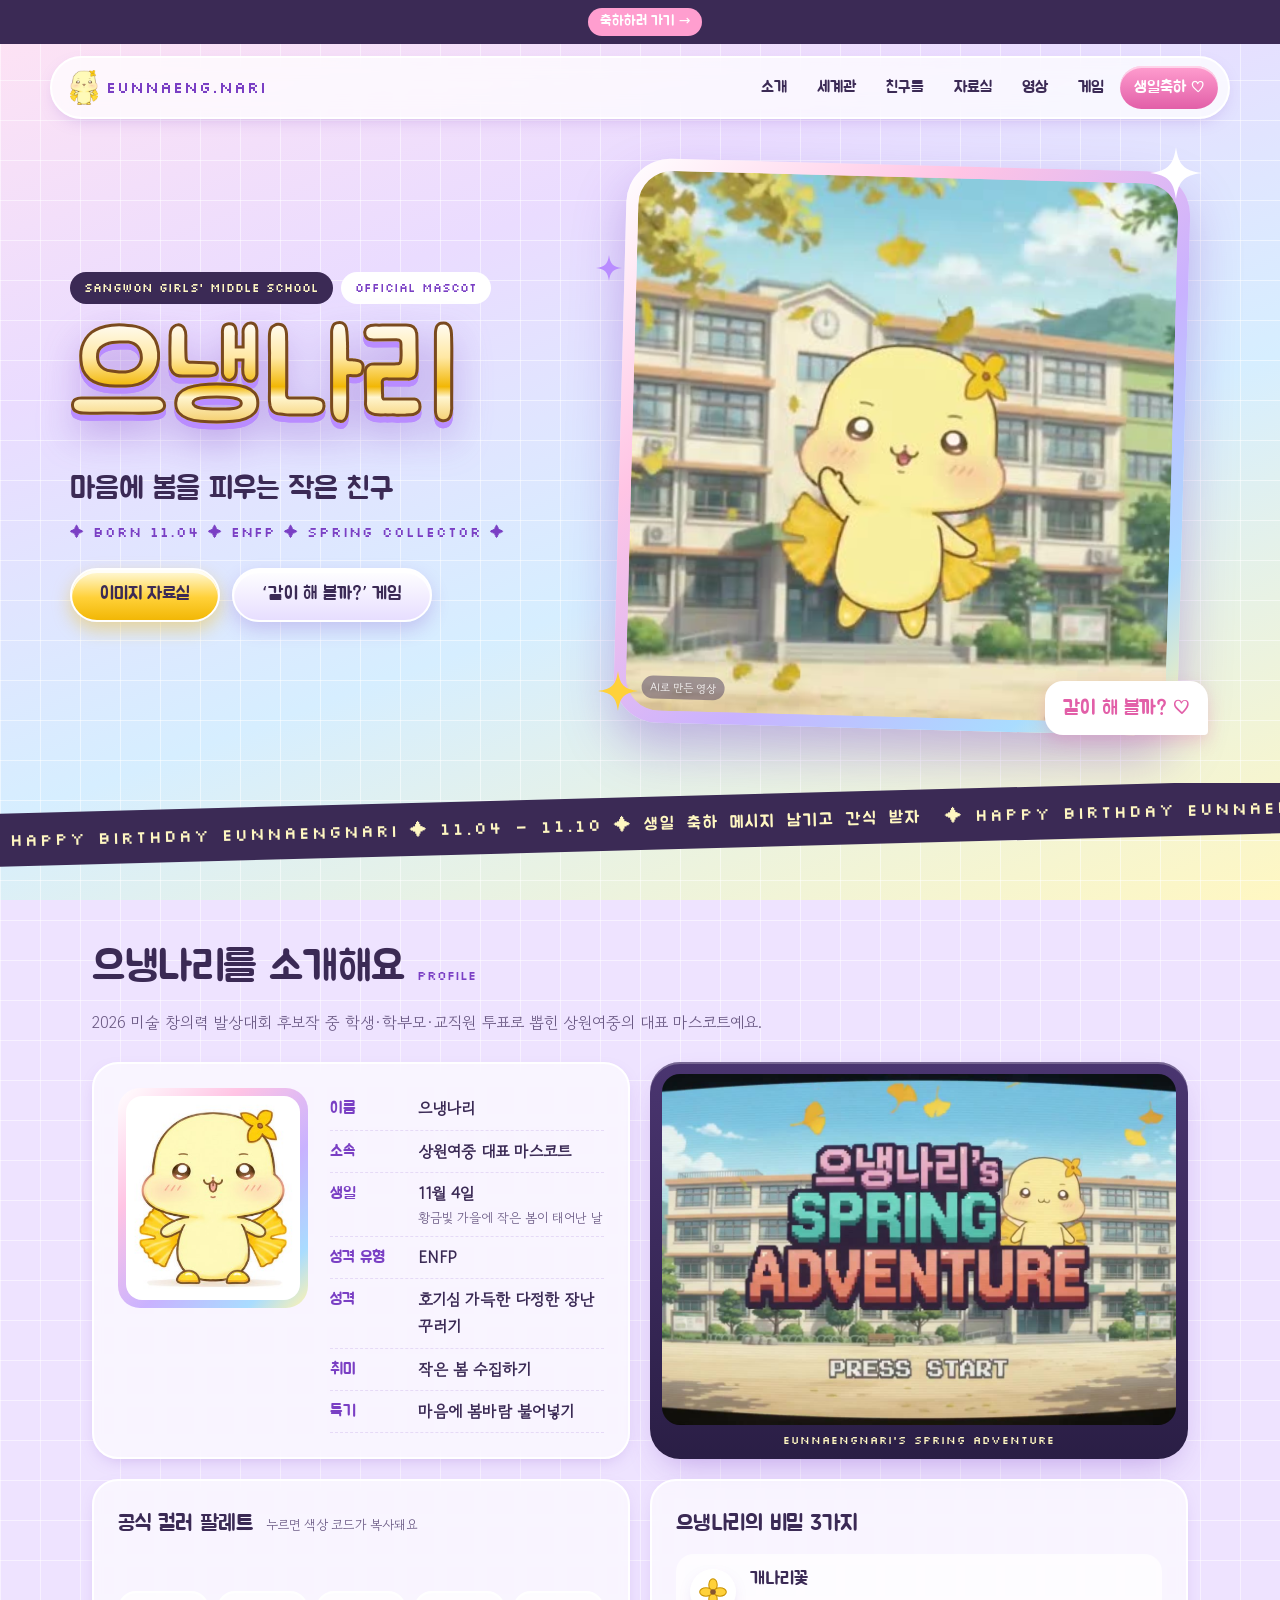
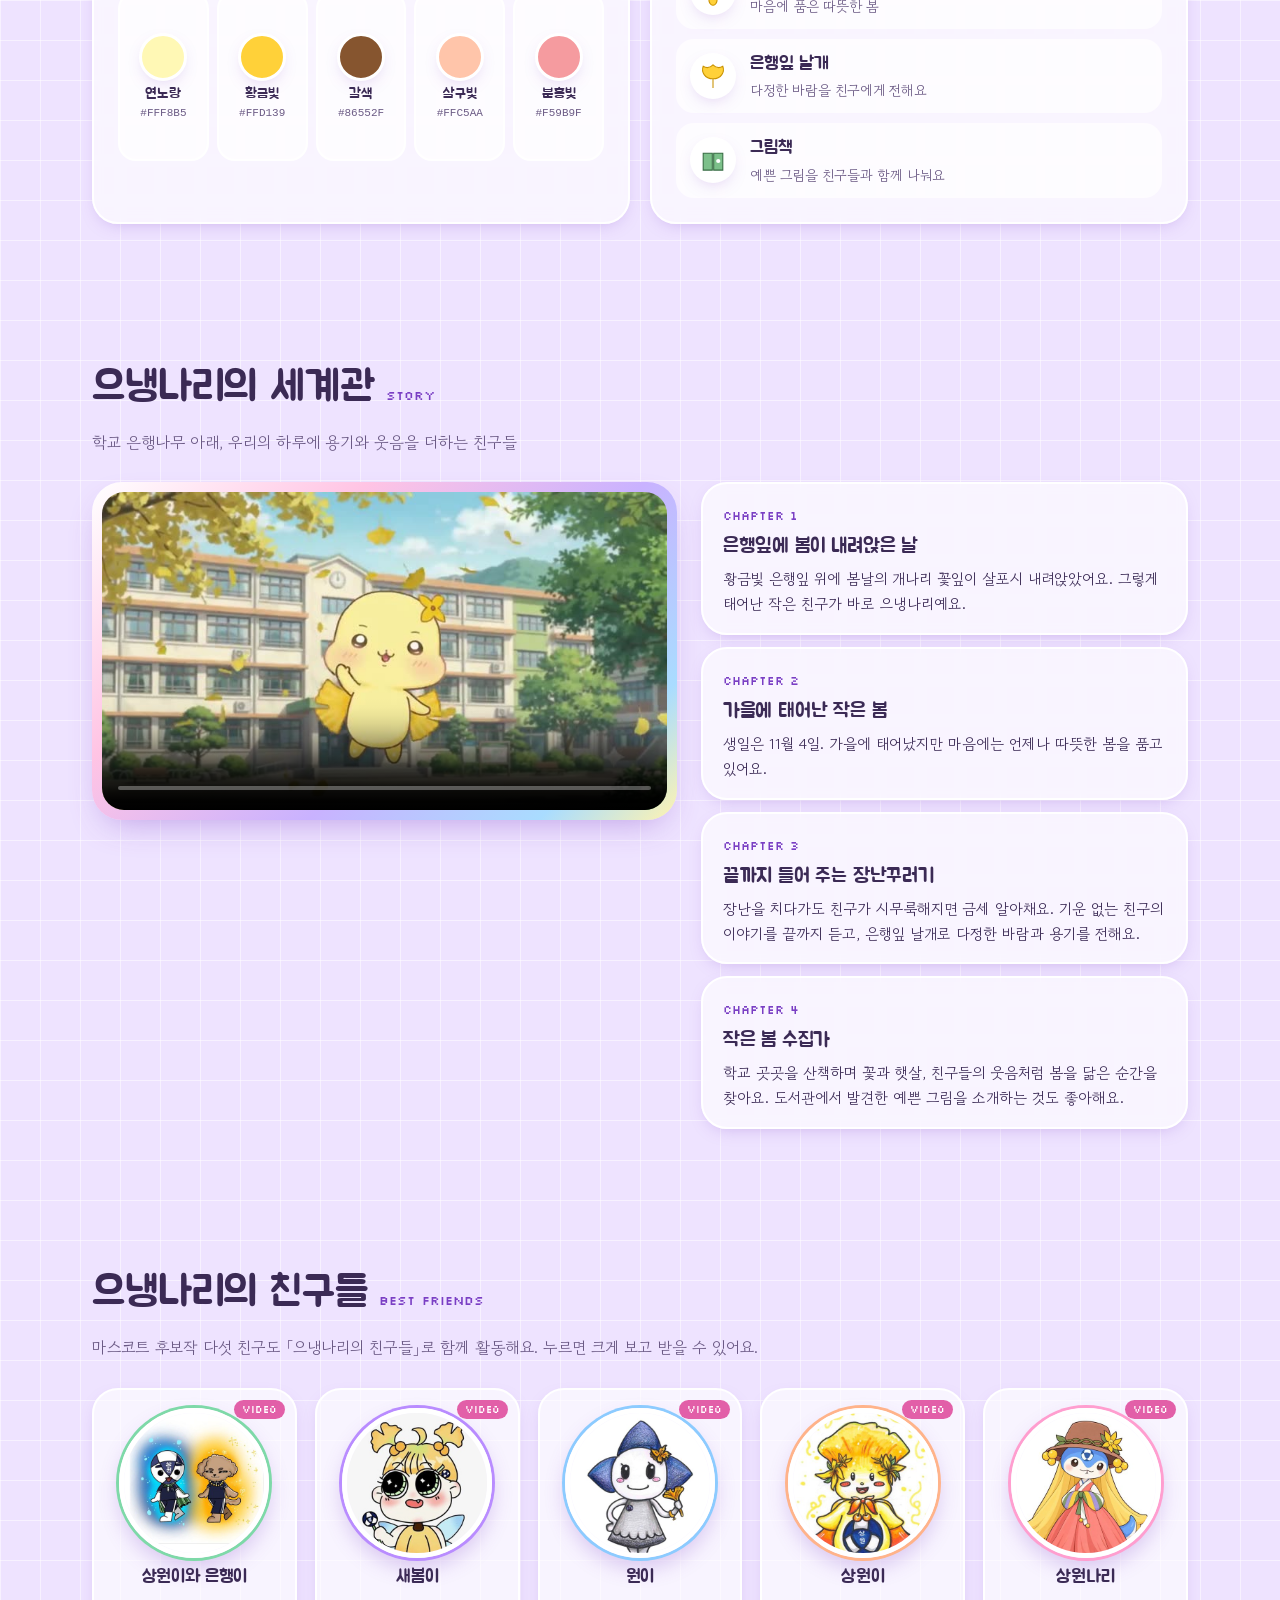
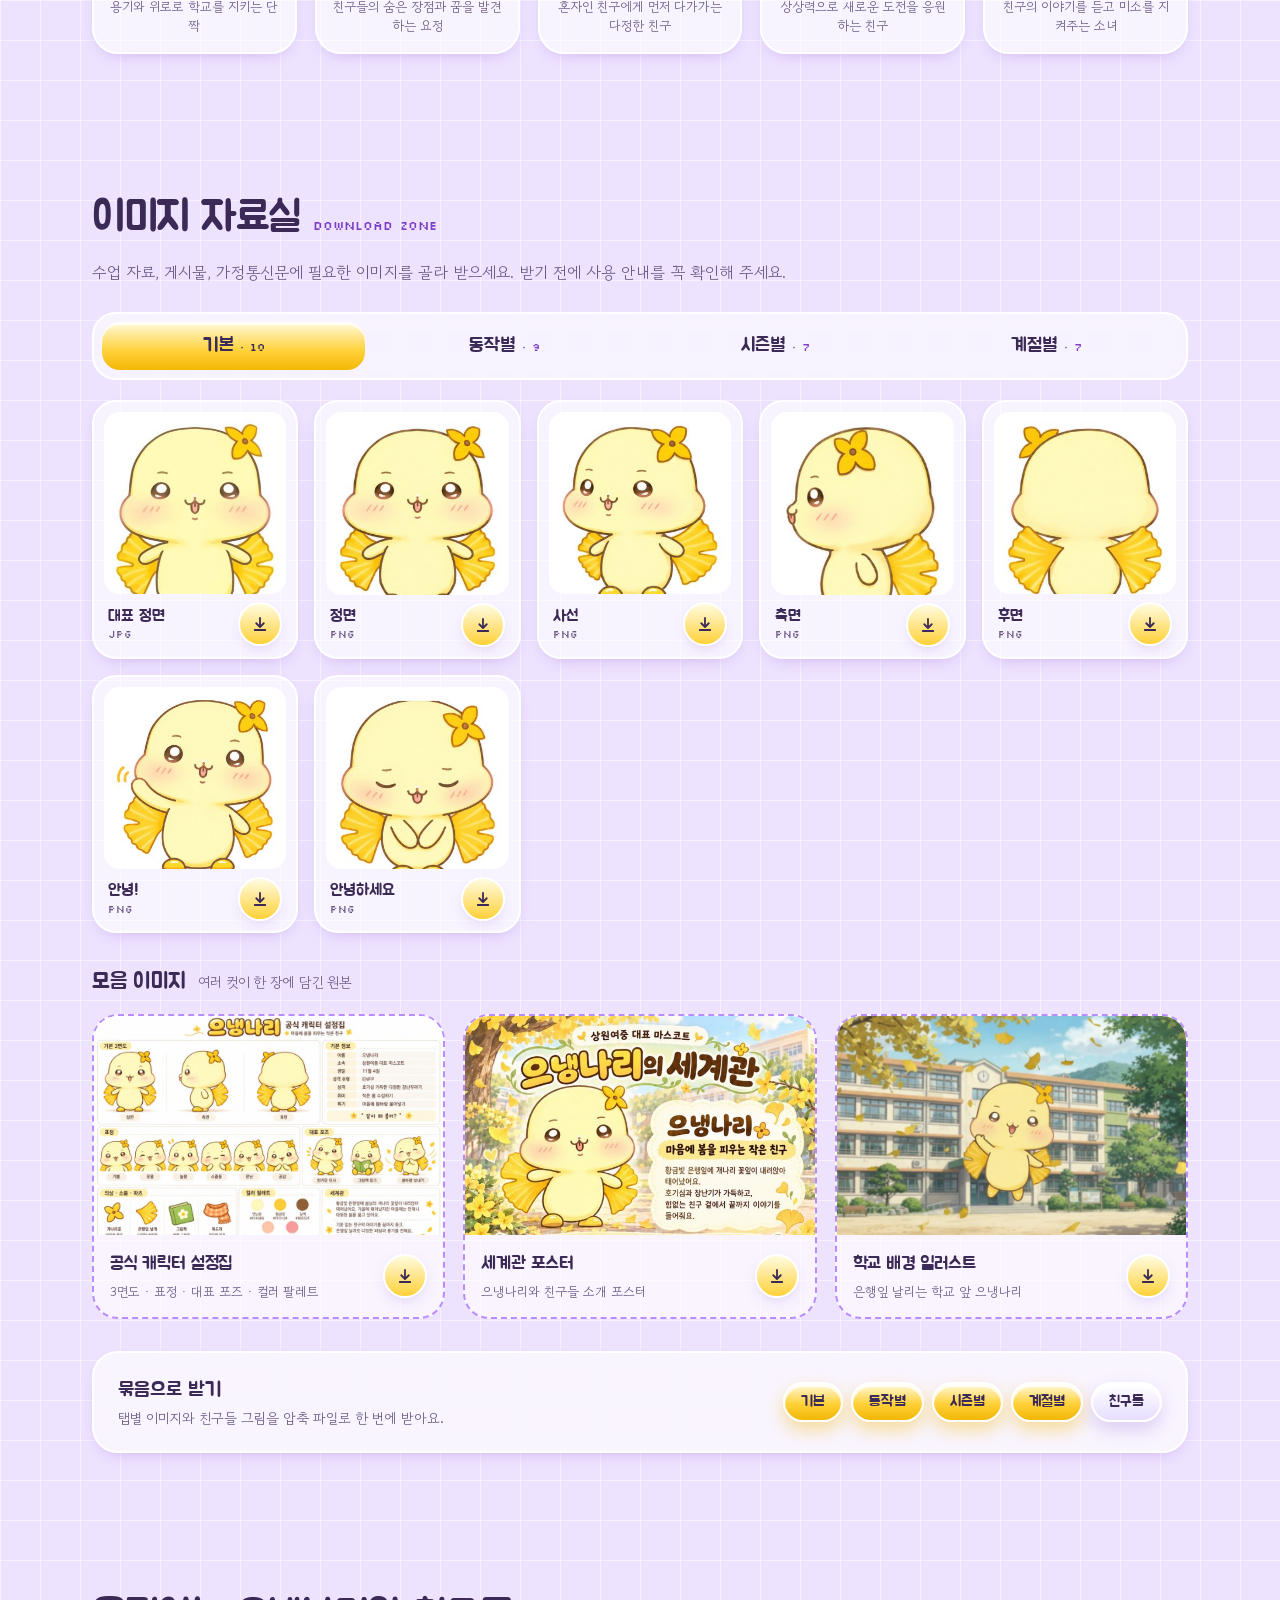
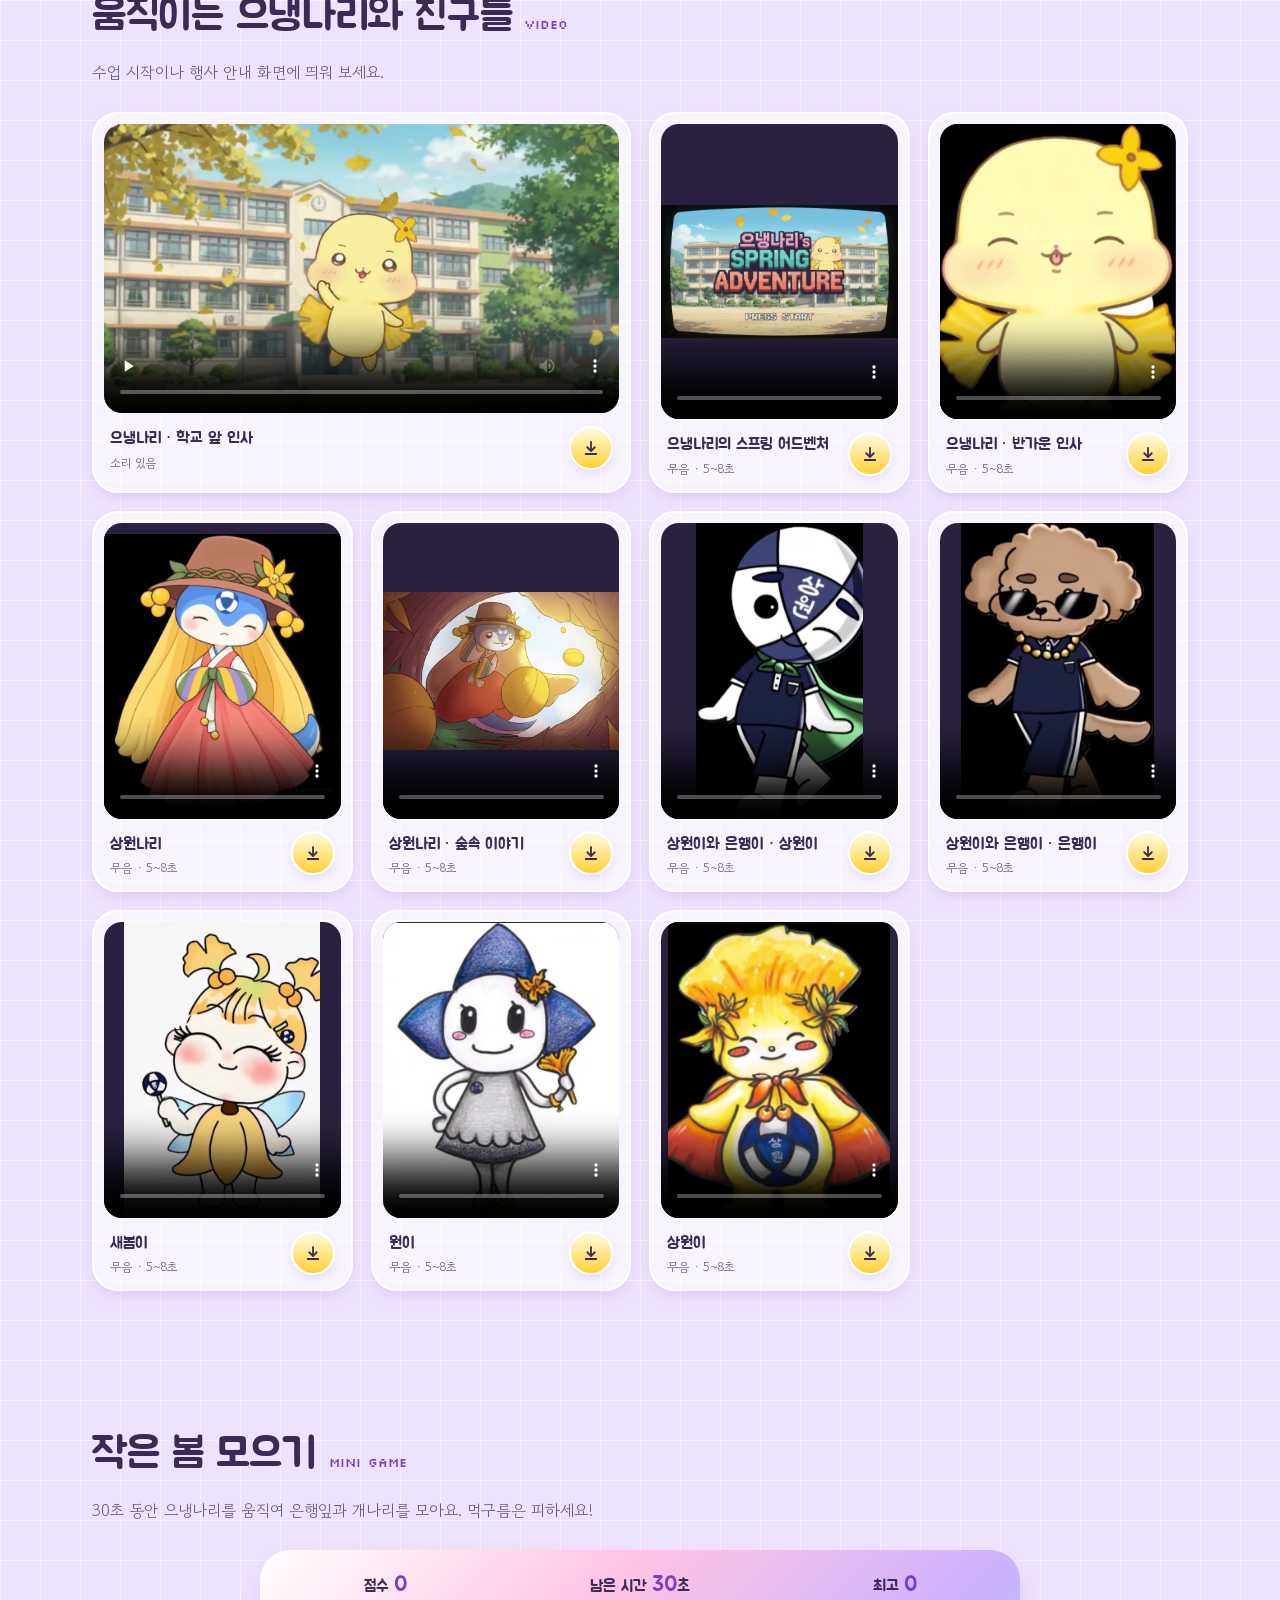
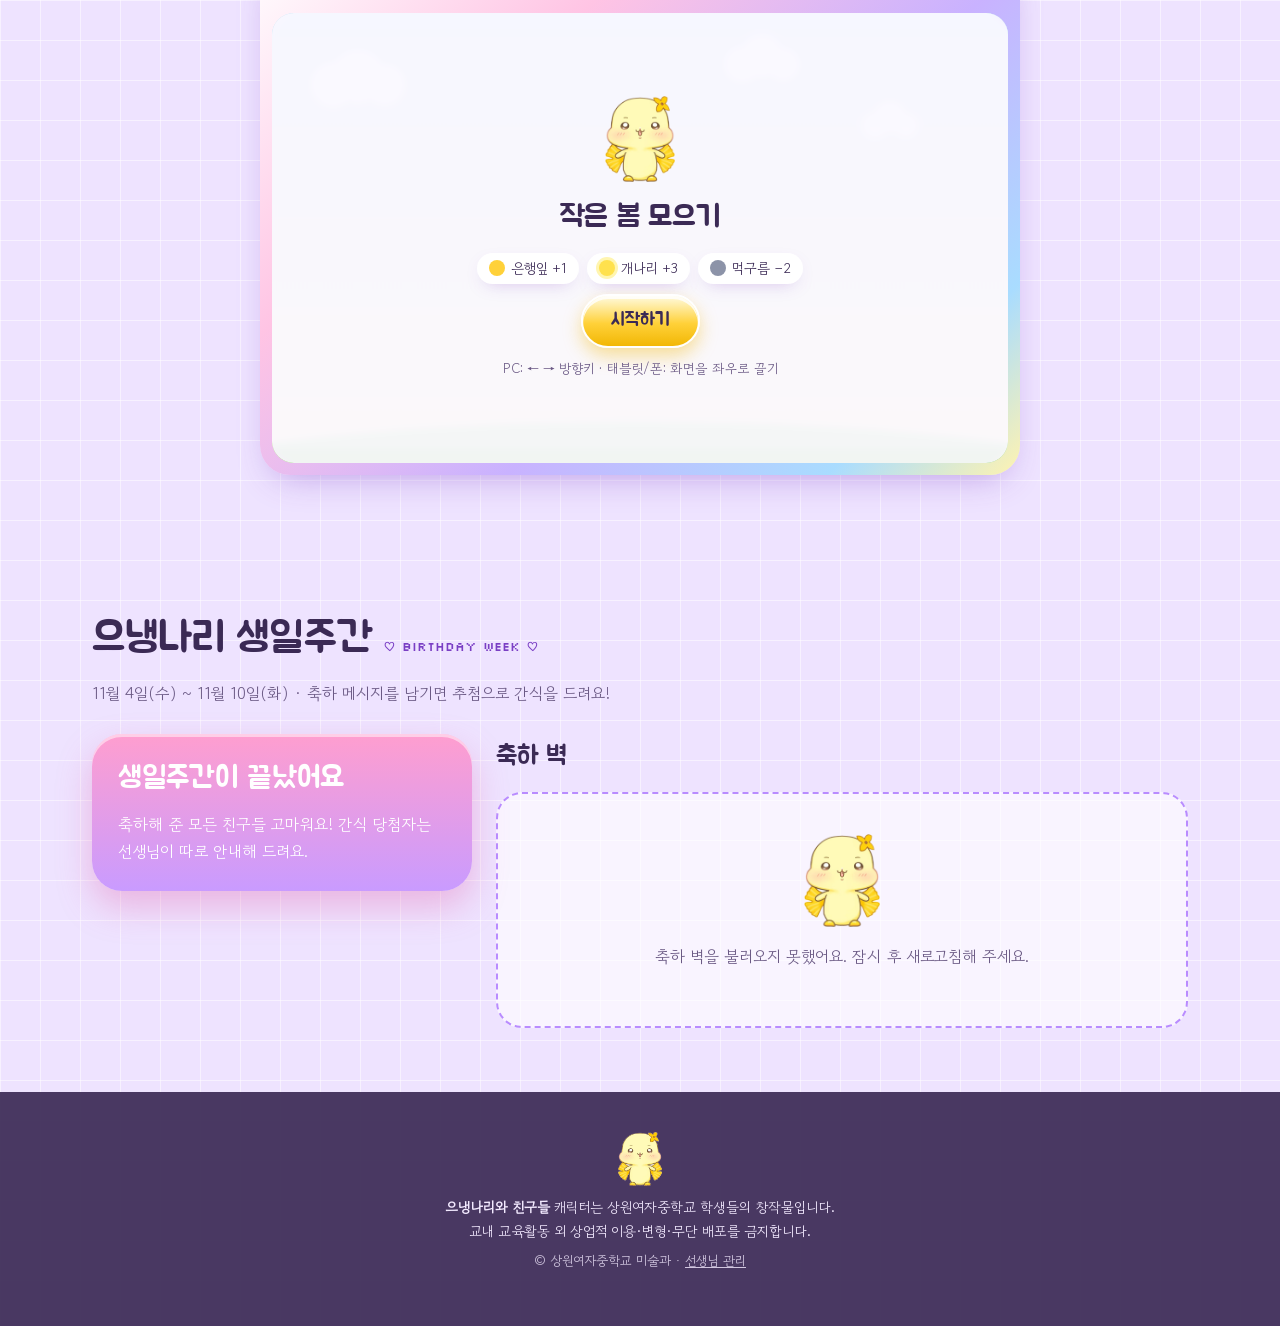
<file: index.html>
<!doctype html>
<html lang="ko">
<head>
<meta charset="utf-8">
<meta name="viewport" content="width=device-width,initial-scale=1,viewport-fit=cover">
<title>으냉나리 | 상원여중 대표 마스코트</title>
<meta name="description" content="상원여중 대표 마스코트 으냉나리 — 소개, 세계관, 친구들, 이미지 자료실, 영상, 미니게임, 생일 축하 메시지">
<meta property="og:title" content="으냉나리 | 상원여중 대표 마스코트">
<meta property="og:description" content="마음에 봄을 피우는 작은 친구, 으냉나리를 만나 보세요!">
<meta property="og:image" content="assets/thumb/main-front.jpg">
<meta name="theme-color" content="#EADCFF">
<link rel="icon" href="assets/sprite.png">
<link rel="preconnect" href="https://fonts.googleapis.com">
<link rel="preconnect" href="https://fonts.gstatic.com" crossorigin>
<link href="https://fonts.googleapis.com/css2?family=Jua&family=Gowun+Dodum&family=Silkscreen&display=swap" rel="stylesheet">
<link rel="stylesheet" href="css/style.css">
</head>
<body>

<a class="skip" href="#main">본문으로 바로가기</a>

<div class="bday-ribbon" id="bdayRibbon" hidden>
  <span id="ribbonText"></span>
  <a href="#birthday" class="ribbon-link">축하하러 가기 →</a>
</div>

<header class="topbar">
  <div class="topbar-inner">
    <a href="#top" class="brand" aria-label="으냉나리 처음으로">
      <img src="assets/sprite.png" alt="" width="30" height="37">
      <span>EUNNAENG.NARI</span>
    </a>
    <nav class="nav" aria-label="주요 메뉴">
      <a href="#about">소개</a>
      <a href="#story">세계관</a>
      <a href="#friends">친구들</a>
      <a href="#gallery">자료실</a>
      <a href="#videos">영상</a>
      <a href="#game">게임</a>
      <a href="#birthday" class="nav-bday">생일축하 ♡</a>
    </nav>
  </div>
</header>

<main id="main">

<!-- HERO -->
<section class="hero" id="top">
  <div class="hero-inner">
    <div class="hero-copy">
      <div class="pills">
        <span class="pill dark">SANGWON GIRLS' MIDDLE SCHOOL</span>
        <span class="pill">OFFICIAL MASCOT</span>
      </div>
      <h1 class="chrome-title">으냉나리</h1>
      <p class="hero-sub">마음에 봄을 피우는 작은 친구</p>
      <p class="hero-tags">✦ BORN 11.04 ✦ ENFP ✦ SPRING COLLECTOR ✦</p>
      <div class="hero-cta">
        <a class="btn btn-gold" href="#gallery">이미지 자료실</a>
        <a class="btn btn-glass" href="#game">‘같이 해 볼까?’ 게임</a>
      </div>
    </div>
    <div class="hero-visual">
      <div class="hero-card">
        <video class="hero-video" src="assets/video/eunnaengnari-school.mp4" poster="assets/video/eunnaengnari-school.jpg" autoplay muted loop playsinline aria-label="학교 앞에서 인사하는 으냉나리 영상"></video>
        <span class="ai-note">AI로 만든 영상</span>
      </div>
      <svg class="spark s1" viewBox="0 0 40 40" aria-hidden="true"><path d="M20 0C22 14 26 18 40 20 26 22 22 26 20 40 18 26 14 22 0 20 14 18 18 14 20 0Z"/></svg>
      <svg class="spark s2" viewBox="0 0 40 40" aria-hidden="true"><path d="M20 0C22 14 26 18 40 20 26 22 22 26 20 40 18 26 14 22 0 20 14 18 18 14 20 0Z"/></svg>
      <svg class="spark s3" viewBox="0 0 40 40" aria-hidden="true"><path d="M20 0C22 14 26 18 40 20 26 22 22 26 20 40 18 26 14 22 0 20 14 18 18 14 20 0Z"/></svg>
      <span class="bubble">같이 해 볼까? ♡</span>
    </div>
  </div>
</section>

<div class="ticker-wrap" aria-hidden="true"><div class="ticker">
  <div class="ticker-track">
    <span>✦ HAPPY BIRTHDAY EUNNAENGNARI ✦ 11.04 – 11.10 ✦ 생일 축하 메시지 남기고 간식 받자 </span>
    <span>✦ HAPPY BIRTHDAY EUNNAENGNARI ✦ 11.04 – 11.10 ✦ 생일 축하 메시지 남기고 간식 받자 </span>
  </div>
</div></div>

<!-- ABOUT -->
<section class="section" id="about">
  <div class="wrap">
    <header class="sec-head">
      <h2>으냉나리를 소개해요</h2><span class="sec-en">PROFILE</span>
    </header>
    <p class="sec-lead">2026 미술 창의력 발상대회 후보작 중 학생·학부모·교직원 투표로 뽑힌 상원여중의 대표 마스코트예요.</p>

    <div class="about-grid">
      <div class="about-col">
      <div class="glass id-card">
        <div class="id-photo"><img src="assets/thumb/turn-front.jpg" alt="으냉나리 정면 모습" loading="lazy"></div>
        <dl class="id-list">
          <div><dt>이름</dt><dd>으냉나리</dd></div>
          <div><dt>소속</dt><dd>상원여중 대표 마스코트</dd></div>
          <div><dt>생일</dt><dd>11월 4일 <small>황금빛 가을에 작은 봄이 태어난 날</small></dd></div>
          <div><dt>성격 유형</dt><dd>ENFP</dd></div>
          <div><dt>성격</dt><dd>호기심 가득한 다정한 장난꾸러기</dd></div>
          <div><dt>취미</dt><dd>작은 봄 수집하기</dd></div>
          <div><dt>특기</dt><dd>마음에 봄바람 불어넣기</dd></div>
        </dl>
      </div>
        <div class="glass pal-card">
          <h3>공식 컬러 팔레트 <small>누르면 색상 코드가 복사돼요</small></h3>
          <div class="chips">
            <button class="chip" style="--c:#FFF8B5" data-hex="#FFF8B5"><i></i><b>연노랑</b><code>#FFF8B5</code></button>
            <button class="chip" style="--c:#FFD139" data-hex="#FFD139"><i></i><b>황금빛</b><code>#FFD139</code></button>
            <button class="chip" style="--c:#86552F" data-hex="#86552F"><i></i><b>갈색</b><code>#86552F</code></button>
            <button class="chip" style="--c:#FFC5AA" data-hex="#FFC5AA"><i></i><b>살구빛</b><code>#FFC5AA</code></button>
            <button class="chip" style="--c:#F59B9F" data-hex="#F59B9F"><i></i><b>분홍빛</b><code>#F59B9F</code></button>
          </div>
        </div>
      </div>
      <div class="about-col">
        <div class="crt">
          <video src="assets/video/spring-adventure.mp4" poster="assets/video/spring-adventure.jpg" autoplay muted loop playsinline aria-label="으냉나리의 스프링 어드벤처 게임풍 영상"></video>
          <span class="crt-label">EUNNAENGNARI'S SPRING ADVENTURE</span>
        </div>
        <div class="glass sec-card">
          <h3>으냉나리의 비밀 3가지</h3>
          <ul class="part-list">
            <li><span class="pi pi-flower" aria-hidden="true"></span><div><b>개나리꽃</b><p>마음에 품은 따뜻한 봄</p></div></li>
            <li><span class="pi pi-leaf" aria-hidden="true"></span><div><b>은행잎 날개</b><p>다정한 바람을 친구에게 전해요</p></div></li>
            <li><span class="pi pi-book" aria-hidden="true"></span><div><b>그림책</b><p>예쁜 그림을 친구들과 함께 나눠요</p></div></li>
          </ul>
        </div>
      </div>
    </div>
  </div>
</section>

<!-- STORY -->
<section class="section" id="story">
  <div class="wrap">
    <header class="sec-head">
      <h2>으냉나리의 세계관</h2><span class="sec-en">STORY</span>
    </header>
    <p class="sec-lead">학교 은행나무 아래, 우리의 하루에 용기와 웃음을 더하는 친구들</p>
    <div class="story-grid">
      <div class="holo-frame">
        <video src="assets/video/eunnaengnari-school.mp4" poster="assets/video/eunnaengnari-school.jpg" muted loop playsinline controls preload="metadata" aria-label="학교 앞 은행나무 아래 으냉나리 영상"></video>
      </div>
      <ol class="chapters">
        <li class="glass"><span class="ch-no">CHAPTER 1</span><h3>은행잎에 봄이 내려앉은 날</h3><p>황금빛 은행잎 위에 봄날의 개나리 꽃잎이 살포시 내려앉았어요. 그렇게 태어난 작은 친구가 바로 으냉나리예요.</p></li>
        <li class="glass"><span class="ch-no">CHAPTER 2</span><h3>가을에 태어난 작은 봄</h3><p>생일은 11월 4일. 가을에 태어났지만 마음에는 언제나 따뜻한 봄을 품고 있어요.</p></li>
        <li class="glass"><span class="ch-no">CHAPTER 3</span><h3>끝까지 들어 주는 장난꾸러기</h3><p>장난을 치다가도 친구가 시무룩해지면 금세 알아채요. 기운 없는 친구의 이야기를 끝까지 듣고, 은행잎 날개로 다정한 바람과 용기를 전해요.</p></li>
        <li class="glass"><span class="ch-no">CHAPTER 4</span><h3>작은 봄 수집가</h3><p>학교 곳곳을 산책하며 꽃과 햇살, 친구들의 웃음처럼 봄을 닮은 순간을 찾아요. 도서관에서 발견한 예쁜 그림을 소개하는 것도 좋아해요.</p></li>
      </ol>
    </div>
  </div>
</section>

<!-- FRIENDS -->
<section class="section" id="friends">
  <div class="wrap">
    <header class="sec-head">
      <h2>으냉나리의 친구들</h2><span class="sec-en">BEST FRIENDS</span>
    </header>
    <p class="sec-lead">마스코트 후보작 다섯 친구도 「으냉나리의 친구들」로 함께 활동해요. 누르면 크게 보고 받을 수 있어요.</p>
    <div class="friend-grid" id="friendGrid"></div>
  </div>
</section>

<!-- GALLERY -->
<section class="section" id="gallery">
  <div class="wrap">
    <header class="sec-head">
      <h2>이미지 자료실</h2><span class="sec-en">DOWNLOAD ZONE</span>
    </header>
    <p class="sec-lead">수업 자료, 게시물, 가정통신문에 필요한 이미지를 골라 받으세요. 받기 전에 사용 안내를 꼭 확인해 주세요.</p>

    <div class="tabs" role="tablist" aria-label="이미지 종류" id="galleryTabs">
      <button role="tab" class="tab" data-cat="basic" aria-selected="true">기본 <small></small></button>
      <button role="tab" class="tab" data-cat="action" aria-selected="false">동작별 <small></small></button>
      <button role="tab" class="tab" data-cat="event" aria-selected="false">시즌별 <small></small></button>
      <button role="tab" class="tab" data-cat="season" aria-selected="false">계절별 <small></small></button>
    </div>
    <div role="tabpanel" id="galleryPanel" aria-live="polite">
      <div class="card-grid" id="singleGrid"></div>
      <h3 class="sheet-title">모음 이미지 <small>여러 컷이 한 장에 담긴 원본</small></h3>
      <div class="sheet-grid" id="sheetGrid"></div>
    </div>

    <div class="zip-box glass">
      <div>
        <b>묶음으로 받기</b>
        <p>탭별 이미지와 친구들 그림을 압축 파일로 한 번에 받아요.</p>
      </div>
      <div class="zip-btns">
        <button class="btn btn-gold btn-sm" data-dl="assets/zip/images-basic.zip" data-name="으냉나리_기본.zip">기본</button>
        <button class="btn btn-gold btn-sm" data-dl="assets/zip/images-action.zip" data-name="으냉나리_동작별.zip">동작별</button>
        <button class="btn btn-gold btn-sm" data-dl="assets/zip/images-event.zip" data-name="으냉나리_시즌별.zip">시즌별</button>
        <button class="btn btn-gold btn-sm" data-dl="assets/zip/images-season.zip" data-name="으냉나리_계절별.zip">계절별</button>
        <button class="btn btn-glass btn-sm" data-dl="assets/zip/images-friends.zip" data-name="으냉나리_친구들.zip">친구들</button>
      </div>
    </div>
  </div>
</section>

<!-- VIDEOS -->
<section class="section" id="videos">
  <div class="wrap">
    <header class="sec-head">
      <h2>움직이는 으냉나리와 친구들</h2><span class="sec-en">VIDEO</span>
    </header>
    <p class="sec-lead">수업 시작이나 행사 안내 화면에 띄워 보세요.</p>
    <div class="video-grid" id="videoGrid"></div>
  </div>
</section>

<!-- GAME -->
<section class="section" id="game">
  <div class="wrap">
    <header class="sec-head">
      <h2>작은 봄 모으기</h2><span class="sec-en">MINI GAME</span>
    </header>
    <p class="sec-lead">30초 동안 으냉나리를 움직여 은행잎과 개나리를 모아요. 먹구름은 피하세요!</p>
    <div class="game-box">
      <div class="game-hud">
        <span>점수 <b id="gScore">0</b></span>
        <span>남은 시간 <b id="gTime">30</b>초</span>
        <span>최고 <b id="gBest">0</b></span>
      </div>
      <div class="game-stage">
        <canvas id="gameCanvas" width="720" height="440" aria-label="작은 봄 모으기 게임 화면"></canvas>
        <div class="game-overlay" id="gameOverlay">
          <img src="assets/sprite.png" alt="">
          <h3 id="gTitle">작은 봄 모으기</h3>
          <p id="gMsg">
            <span class="legend"><i class="lg lg-leaf"></i>은행잎 +1</span>
            <span class="legend"><i class="lg flower"></i>개나리 +3</span>
            <span class="legend"><i class="lg cloud"></i>먹구름 −2</span>
          </p>
          <button class="btn btn-gold" id="gStart">시작하기</button>
          <small>PC: ← → 방향키 · 태블릿/폰: 화면을 좌우로 끌기</small>
        </div>
      </div>
    </div>
  </div>
</section>

<!-- BIRTHDAY -->
<section class="section birthday" id="birthday">
  <div class="confetti-layer" id="confetti" aria-hidden="true"></div>
  <div class="wrap">
    <header class="sec-head">
      <h2>으냉나리 생일주간</h2><span class="sec-en">♡ BIRTHDAY WEEK ♡</span>
    </header>
    <p class="sec-lead">11월 4일(수) ~ 11월 10일(화) · 축하 메시지를 남기면 추첨으로 간식을 드려요!</p>

    <div class="bday-grid">
      <div class="bday-card" id="bdayCard">
        <div id="bdayBefore" class="bday-state" hidden>
          <h3>생일주간이 곧 시작돼요!</h3>
          <div class="countdown" id="countdown" aria-live="polite"></div>
          <p>11월 4일 0시부터 메시지를 쓸 수 있어요.</p>
        </div>

        <form id="bdayForm" class="bday-state" hidden novalidate>
          <h3>으냉나리에게<br>생일 축하 한마디!</h3>
          <div class="row2">
            <label>학번 <span class="hint">예: 10203</span>
              <input id="fSid" name="sid" inputmode="numeric" maxlength="5" autocomplete="off" required placeholder="5자리 숫자">
            </label>
            <label>이름
              <input id="fName" name="name" maxlength="10" autocomplete="off" required placeholder="이름">
            </label>
          </div>
          <label>축하 메시지
            <textarea id="fMsg" name="msg" rows="4" required placeholder="으냉나리에게 생일 축하 한마디!"></textarea>
            <span class="counter"><span id="fCount">0</span> / <span id="fMax">150</span></span>
          </label>
          <input type="text" name="website" id="fHp" class="hp" tabindex="-1" autocomplete="off" aria-hidden="true">
          <p class="privacy">학번과 이름은 <b>간식 추첨용</b>으로만 쓰이고, 선생님만 볼 수 있어요. 축하 벽에는 메시지만 보여요.</p>
          <button class="btn btn-white btn-block" type="submit" id="fSubmit">보내기 ♡</button>
          <p class="form-msg" id="formMsg" role="status" aria-live="polite"></p>
        </form>

        <div id="bdayAfter" class="bday-state" hidden>
          <h3>생일주간이 끝났어요</h3>
          <p>축하해 준 모든 친구들 고마워요! 간식 당첨자는 선생님이 따로 안내해 드려요.</p>
        </div>

        <div id="bdaySetup" class="bday-state notice" hidden>
          <p>아직 메시지 저장소가 연결되지 않았어요. (선생님: 설치가이드 2단계에서 <code>js/config.js</code>에 웹 앱 주소를 넣어 주세요.)</p>
        </div>
      </div>

      <div class="wall-wrap">
        <div class="wall-head">
          <h3>축하 벽</h3>
          <span class="wall-count" id="wallCount"></span>
        </div>
        <div class="wall" id="wall" aria-live="polite"></div>
      </div>
    </div>
  </div>
</section>

</main>

<footer class="footer">
  <div class="wrap">
    <img src="assets/sprite.png" alt="" width="44">
    <p><b>으냉나리와 친구들</b> 캐릭터는 상원여자중학교 학생들의 창작물입니다.<br>교내 교육활동 외 상업적 이용·변형·무단 배포를 금지합니다.</p>
    <p class="small">© 상원여자중학교 미술과 · <a href="admin.html">선생님 관리</a></p>
  </div>
</footer>

<!-- 저작권 안내 팝업 -->
<div class="modal" id="cModal" hidden>
  <div class="modal-backdrop" data-close></div>
  <div class="modal-box" role="dialog" aria-modal="true" aria-labelledby="cTitle">
    <button class="modal-x" data-close aria-label="닫기">×</button>
    <div class="modal-badge">©</div>
    <h3 id="cTitle">다운로드 전에 확인해 주세요</h3>
    <p class="c-file" id="cFile"></p>
    <div class="c-body">
      <p>‘으냉나리와 친구들’ 캐릭터는 상원여자중학교 학생들이 직접 창작한 작품이며, 저작권은 창작 학생과 상원여자중학교에 있습니다.</p>
      <ul class="c-ok">
        <li>상원여중 교육활동 자료 (수업 자료, 활동지, 교실·복도 게시물)</li>
        <li>학교 안내·홍보물 (가정통신문, 학교 홈페이지, 행사 안내)</li>
      </ul>
      <ul class="c-no">
        <li>상업적 이용 (판매용 굿즈 제작, 광고 등)</li>
        <li>캐릭터 모습을 바꾸거나 일부만 잘라 다른 캐릭터처럼 쓰기</li>
        <li>학교 밖으로 무단 배포·재게시, AI 학습 자료로 사용하기</li>
      </ul>
      <p class="c-src">사용할 때는 <b>“© 상원여자중학교 마스코트 으냉나리”</b> 출처를 표기해 주세요.</p>
    </div>
    <label class="c-agree"><input type="checkbox" id="cAgree"> 위 내용을 확인했고, 지켜서 사용할게요.</label>
    <button class="btn btn-gold btn-block" id="cGo" disabled>동의하고 받기</button>
  </div>
</div>

<!-- 상세 팝업 (친구·모음 이미지) -->
<div class="modal" id="fModal" hidden>
  <div class="modal-backdrop" data-close></div>
  <div class="modal-box wide" role="dialog" aria-modal="true" aria-labelledby="fmName">
    <button class="modal-x" data-close aria-label="닫기">×</button>
    <div class="fm-body">
      <div class="fm-media" id="fmMedia"></div>
      <div class="fm-text">
        <span class="fm-no" id="fmNo"></span>
        <h3 id="fmName"></h3>
        <p id="fmLine"></p>
        <div class="fm-vids" id="fmVids"></div>
      </div>
    </div>
  </div>
</div>

<div class="toast" id="toast" role="status" aria-live="polite"></div>

<script src="js/config.js"></script>
<script src="js/data.js"></script>
<script src="js/main.js"></script>
<script src="js/game.js"></script>
</body>
</html>
</file>
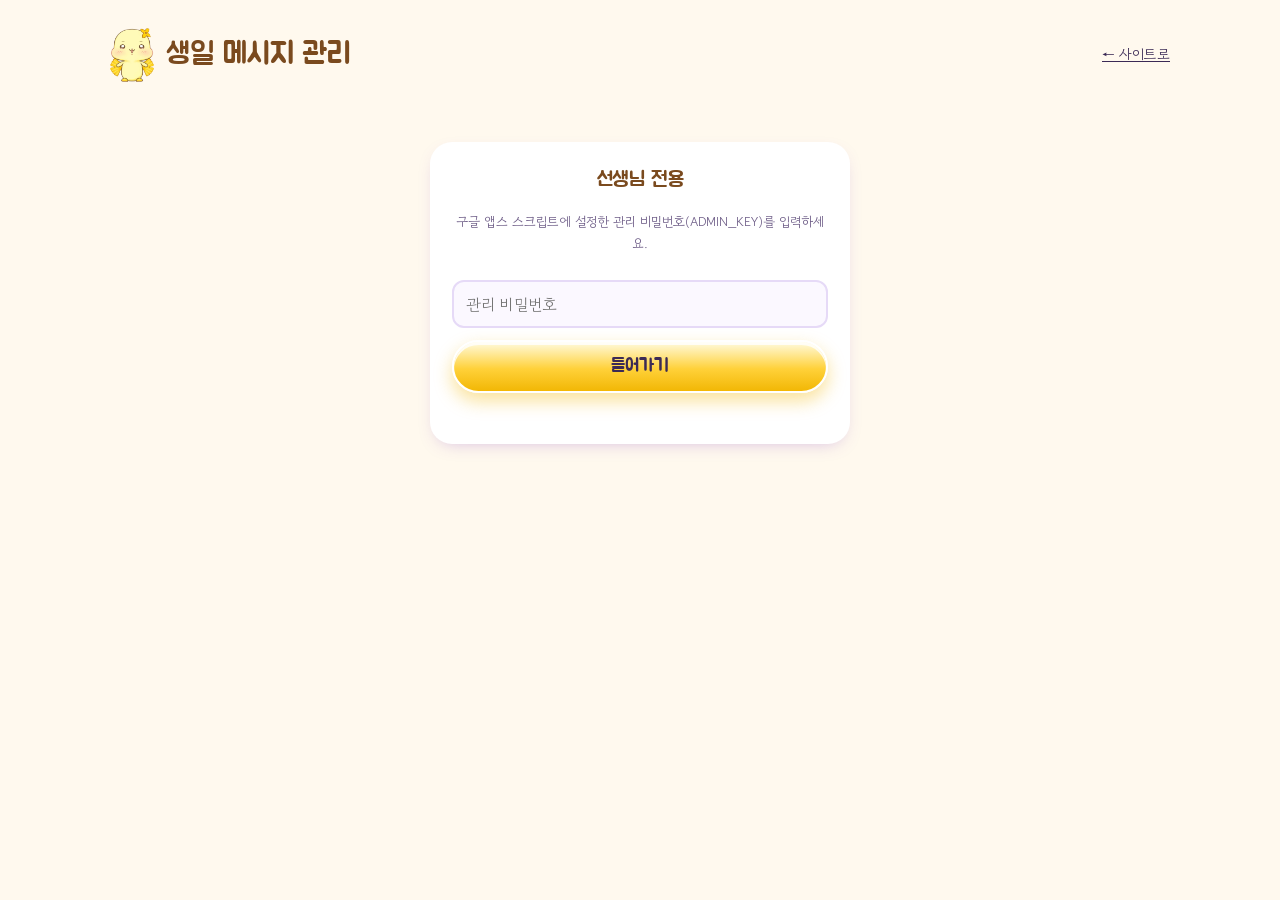
<file: admin.html>
<!doctype html>
<html lang="ko">
<head>
<meta charset="utf-8">
<meta name="viewport" content="width=device-width,initial-scale=1">
<meta name="robots" content="noindex,nofollow">
<title>생일 메시지 관리 | 으냉나리</title>
<link rel="icon" href="assets/sprite.png">
<link href="https://fonts.googleapis.com/css2?family=Jua&family=Gowun+Dodum&display=swap" rel="stylesheet">
<link rel="stylesheet" href="css/style.css">
<style>
  body{background:#FFF9EE}
  .adm{max-width:1100px;margin:0 auto;padding:28px 20px 60px}
  .adm-head{display:flex;align-items:center;gap:12px;margin-bottom:22px;flex-wrap:wrap}
  .adm-head img{width:44px}
  .adm-head h1{font-size:30px;color:var(--brown)}
  .adm-head a{margin-left:auto;font-size:14px}
  .panel{background:#fff;border-radius:22px;box-shadow:var(--shadow-sm);padding:20px 22px;margin-bottom:20px}
  .panel h2{font-size:21px;color:var(--brown);margin-bottom:12px}
  .login{max-width:420px;margin:60px auto;text-align:center}
  .login input,.adm input[type=number],.adm input[type=search]{border:2px solid var(--line);border-radius:12px;padding:10px 12px;font-size:16px;font-family:inherit;background:var(--cream)}
  .login input{width:100%;margin:12px 0}
  .stats{display:grid;grid-template-columns:repeat(auto-fit,minmax(130px,1fr));gap:12px}
  .stat{background:var(--cream);border-radius:16px;padding:12px;text-align:center}
  .stat b{display:block;font-family:var(--head);font-weight:400;font-size:30px;color:var(--brown);line-height:1.2}
  .stat span{font-size:13px;color:var(--ink-soft)}
  .bar{display:flex;gap:8px;flex-wrap:wrap;align-items:center;margin-bottom:12px}
  .bar .fchip{font-size:14px;padding:5px 14px}
  .bar input[type=search]{flex:1;min-width:160px;padding:7px 12px}
  table{width:100%;border-collapse:collapse;font-size:14px}
  th,td{padding:9px 8px;border-bottom:1px solid var(--line);text-align:left;vertical-align:top}
  th{font-family:var(--head);font-weight:400;color:var(--ink-soft);position:sticky;top:0;background:#fff}
  td.msg{white-space:pre-wrap;word-break:break-all;max-width:420px}
  tr.off td{opacity:.5}
  .tag{display:inline-block;font-size:11px;border-radius:999px;padding:1px 8px;margin:1px;background:var(--butter)}
  .tag.bad{background:#FFD6D8;color:#B23A40}
  .tag.dup{background:var(--lav)}
  .tbl-wrap{max-height:560px;overflow:auto}
  .switch{border:0;border-radius:999px;padding:4px 12px;font-family:var(--head);font-size:13px}
  .switch.on{background:var(--mint);color:#2E7D4F}
  .switch.off{background:#eee;color:#888}
  .raffle-opts{display:flex;gap:16px;flex-wrap:wrap;align-items:center;margin-bottom:14px;font-size:15px}
  .raffle-opts input[type=number]{width:80px;padding:6px 10px}
  .drum{min-height:70px;display:grid;place-items:center;font-family:var(--head);font-size:34px;color:var(--pink);background:var(--pink-soft);border-radius:18px;margin-bottom:14px}
  .winners{display:grid;grid-template-columns:repeat(auto-fill,minmax(220px,1fr));gap:12px}
  .win{background:var(--butter);border-radius:16px;padding:12px 14px}
  .win b{font-family:var(--head);font-weight:400;font-size:20px}
  .win p{margin:4px 0 0;font-size:13px;white-space:pre-wrap;word-break:break-all}
  .muted{color:var(--ink-soft);font-size:13px}
  .warn{background:#FFE9C7;border-radius:12px;padding:8px 12px;font-size:14px;margin-bottom:12px}
</style>
</head>
<body>
<div class="adm">
  <div class="adm-head">
    <img src="assets/sprite.png" alt="">
    <h1>생일 메시지 관리</h1>
    <a href="index.html">← 사이트로</a>
  </div>

  <section class="panel login" id="login">
    <h2>선생님 전용</h2>
    <p class="muted">구글 앱스 스크립트에 설정한 관리 비밀번호(ADMIN_KEY)를 입력하세요.</p>
    <form id="loginForm">
      <input type="password" id="key" placeholder="관리 비밀번호" autocomplete="current-password" required>
      <button class="btn btn-gold btn-block">들어가기</button>
    </form>
    <p class="form-msg err" id="loginMsg"></p>
  </section>

  <div id="app" hidden>
    <div class="warn" id="testWarn" hidden>⚠️ 테스트 모드(TEST_MODE=on)가 켜져 있어요. 테스트가 끝나면 스크립트 속성에서 off로 바꾸고, 시트에서 '테스트' 행을 지워 주세요.</div>

    <section class="panel">
      <h2>현황 <button class="btn btn-ghost btn-sm" id="reload" style="float:right">새로고침</button></h2>
      <div class="stats" id="stats"></div>
    </section>

    <section class="panel">
      <h2>🎁 간식 추첨</h2>
      <div class="raffle-opts">
        <label>당첨 인원 <input type="number" id="rN" min="1" value="5"></label>
        <label><input type="checkbox" id="rUnique" checked> 같은 학번은 한 번만</label>
        <label><input type="checkbox" id="rVisible" checked> 비공개 메시지 제외</label>
        <label><input type="checkbox" id="rNoTest" checked> 테스트 응모 제외</label>
      </div>
      <div class="drum" id="drum">추첨 준비 완료</div>
      <div class="bar">
        <button class="btn btn-pink" id="draw">추첨하기</button>
        <button class="btn btn-ghost btn-sm" id="copyWin" hidden>결과 복사</button>
        <span class="muted" id="pool"></span>
      </div>
      <div class="winners" id="winners"></div>
    </section>

    <section class="panel">
      <h2>메시지 목록</h2>
      <div class="bar">
        <button class="fchip active" data-f="all">전체</button>
        <button class="fchip" data-f="vis">공개</button>
        <button class="fchip" data-f="hid">비공개</button>
        <button class="fchip" data-f="dup">중복 학번</button>
        <input type="search" id="q" placeholder="학번·이름·내용 검색">
        <button class="btn btn-ghost btn-sm" id="csv">CSV 받기</button>
      </div>
      <div class="tbl-wrap">
        <table>
          <thead><tr><th>접수</th><th>학번</th><th>이름</th><th>메시지</th><th>비고</th><th>벽 공개</th></tr></thead>
          <tbody id="tbody"></tbody>
        </table>
      </div>
      <p class="muted">비속어가 의심되는 메시지는 자동으로 비공개 처리돼요. 내용을 확인한 뒤 ‘벽 공개’를 눌러 바꿀 수 있어요.</p>
    </section>
  </div>
</div>
<div class="toast" id="toast" role="status"></div>

<script src="js/config.js"></script>
<script src="js/admin.js"></script>
</body>
</html>
</file>
<file: css/style.css>
/* ===== 으냉나리 사이트 · A안 홀로그램 Y2K ===== */
:root{
  --ink:#3B2A55;          /* 본문 진보라 */
  --ink-soft:#6B5A85;
  --purple:#7A3FC4;
  --lilac:#B98CFF;
  --pink:#E25FA8;
  --pink-l:#FF9ECF;
  --pink-soft:#FFE1F0;
  --gold:#FFD139;
  --gold-deep:#F2B705;
  --butter:#FFF7C2;
  --brown:#7A4A1E;
  --lav:#EADCFF;
  --sky:#D6EEFF;
  --mint:#DDF5E8;
  --cream:#FBF8FF;
  --line:#E6DAF7;
  --glass:rgba(255,255,255,.62);
  --shadow:0 14px 34px -14px rgba(122,63,196,.45);
  --shadow-sm:0 6px 18px -8px rgba(122,63,196,.35);
  --r:26px;
  --head:'Jua',system-ui,sans-serif;
  --body:'Gowun Dodum','Apple SD Gothic Neo','Malgun Gothic',system-ui,sans-serif;
  --pix:'Silkscreen','Jua',monospace;
  --holo:linear-gradient(135deg,#FFFFFF 0%,#FFC4E4 30%,#C9B2FF 60%,#A9DCFF 85%,#FFF3B0 100%);
}
*{box-sizing:border-box}
html{overflow-x:hidden;scroll-behavior:smooth;scroll-padding-top:84px;-webkit-text-size-adjust:100%}
body{margin:0;color:var(--ink);font-family:var(--body);font-size:16px;line-height:1.7;-webkit-font-smoothing:antialiased;overflow-x:hidden;
  background-color:#EEE3FF;
  background-image:
    linear-gradient(rgba(255,255,255,.5) 1px,transparent 1px),
    linear-gradient(90deg,rgba(255,255,255,.5) 1px,transparent 1px),
    linear-gradient(160deg,#FFE3F3 0%,#EADCFF 30%,#D6EEFF 60%,#FFF7C2 100%);
  background-size:40px 40px,40px 40px,100% 100%;
  background-attachment:scroll,scroll,fixed}
img,video{max-width:100%;display:block}
a{color:inherit}
button{font-family:inherit;cursor:pointer;color:inherit}
h1,h2,h3{font-family:var(--head);font-weight:400;margin:0;letter-spacing:-.01em}
.skip{position:absolute;left:-999px;top:0;background:var(--gold);padding:8px 14px;z-index:100;border-radius:0 0 12px 0}
.skip:focus{left:0}
:focus-visible{outline:3px solid var(--pink);outline-offset:3px;border-radius:10px}
.wrap{max-width:1136px;margin:0 auto;padding:0 20px}
.glass{background:var(--glass);border:2px solid #fff;border-radius:var(--r);box-shadow:var(--shadow-sm);-webkit-backdrop-filter:blur(6px);backdrop-filter:blur(6px)}

/* ribbon */
.bday-ribbon{background:var(--ink);color:var(--butter);text-align:center;padding:8px 16px;font-family:var(--head);font-size:15px;display:flex;gap:10px;justify-content:center;align-items:center;flex-wrap:wrap}
.ribbon-link{background:var(--pink-l);color:#fff;border-radius:999px;padding:2px 12px;text-decoration:none;font-size:14px}

/* topbar */
.topbar{position:sticky;top:0;z-index:40;padding:12px 16px 0}
.topbar-inner{max-width:1180px;margin:0 auto;display:flex;align-items:center;gap:16px;padding:8px 10px 8px 18px;background:rgba(255,255,255,.72);border:2px solid #fff;border-radius:999px;box-shadow:var(--shadow-sm);-webkit-backdrop-filter:blur(10px);backdrop-filter:blur(10px)}
.brand{display:flex;align-items:center;gap:8px;text-decoration:none;font-family:var(--pix);font-size:16px;letter-spacing:1px;color:var(--purple);flex-shrink:0}
.brand img{width:28px;height:auto}
.nav{display:flex;gap:2px;margin-left:auto;overflow-x:auto;scrollbar-width:none;-webkit-overflow-scrolling:touch}
.nav::-webkit-scrollbar{display:none}
.nav a{white-space:nowrap;text-decoration:none;font-family:var(--head);font-size:16px;padding:8px 14px;border-radius:999px;color:var(--ink);transition:background .2s}
.nav a:hover,.nav a.on{background:#fff}
.nav .nav-bday{color:#fff;background:linear-gradient(180deg,var(--pink-l),var(--pink));box-shadow:inset 0 2px 0 rgba(255,255,255,.55)}
.nav .nav-bday:hover,.nav .nav-bday.on{background:linear-gradient(180deg,#FFB1D8,#D94C9A)}
@media (max-width:820px){
  .topbar{padding:8px 10px 0}
  .topbar-inner{flex-wrap:wrap;border-radius:22px;padding:8px 10px;gap:4px}
  .brand{font-size:14px;margin-left:6px}
  .nav{margin-left:0;width:100%;padding-bottom:2px}
  .nav a{font-size:15px;padding:6px 12px}
  html{scroll-padding-top:120px}
}

/* buttons */
.btn{display:inline-flex;align-items:center;justify-content:center;gap:6px;border:2px solid #fff;border-radius:999px;padding:14px 28px;font-family:var(--head);font-size:18px;text-decoration:none;color:var(--ink);transition:transform .15s,box-shadow .15s;line-height:1.2;min-height:48px}
.btn:hover{transform:translateY(-2px)}
.btn:active{transform:translateY(1px)}
.btn[disabled]{opacity:.45;cursor:not-allowed;transform:none}
.btn-gold{background:linear-gradient(180deg,#FFFBE0 0%,var(--gold) 55%,var(--gold-deep) 100%);box-shadow:inset 0 3px 0 rgba(255,255,255,.8),0 8px 18px rgba(242,183,5,.4)}
.btn-glass,.btn-ghost{background:linear-gradient(180deg,#fff 0%,#E7DEFF 100%);box-shadow:inset 0 3px 0 rgba(255,255,255,.9),0 8px 18px rgba(122,63,196,.22)}
.btn-pink{background:linear-gradient(180deg,var(--pink-l),var(--pink));color:#fff;box-shadow:inset 0 3px 0 rgba(255,255,255,.5),0 8px 18px rgba(226,95,168,.35)}
.btn-white{background:#fff;color:var(--pink);box-shadow:0 8px 18px rgba(122,63,196,.25)}
.btn-sm{padding:8px 16px;font-size:15px;min-height:40px}
.btn-block{width:100%}

/* hero */
.hero{padding:28px 0 36px}
.hero-inner{max-width:1180px;margin:0 auto;padding:0 20px;display:grid;grid-template-columns:minmax(0,.95fr) minmax(0,1.15fr);gap:16px;align-items:center}
.pills{display:flex;gap:8px;flex-wrap:wrap;margin-bottom:14px}
.pill{font-family:var(--pix);font-size:12px;padding:6px 14px;border-radius:999px;background:#fff;color:var(--purple)}
.pill.dark{background:var(--ink);color:var(--butter)}
.chrome-title{white-space:nowrap;font-size:clamp(64px,9.6vw,128px);line-height:1.02;letter-spacing:-2px;
  background:linear-gradient(180deg,#FFFFFF 0%,#FFE8A3 30%,var(--gold-deep) 52%,#FFF5CF 60%,#E9A400 100%);
  -webkit-background-clip:text;background-clip:text;color:transparent;-webkit-text-stroke:3px var(--brown);
  filter:drop-shadow(0 6px 0 var(--lilac)) drop-shadow(0 14px 18px rgba(122,63,196,.35));padding-bottom:6px}
.hero-sub{font-family:var(--head);font-size:clamp(22px,2.6vw,30px);margin:14px 0 6px}
.hero-tags{font-family:var(--pix);font-size:14px;color:var(--purple);letter-spacing:1px;margin:0 0 24px}
.hero-cta{display:flex;gap:12px;flex-wrap:wrap}
.hero-visual{position:relative;width:100%;max-width:600px;justify-self:center;padding:18px}
.hero-card{position:relative;aspect-ratio:1;border-radius:44px;padding:12px;background:var(--holo);box-shadow:0 24px 50px rgba(122,63,196,.35);transform:rotate(1.5deg)}
.hero-video{width:100%;height:100%;border-radius:34px;object-fit:cover;object-position:50% 50%;background:var(--sky)}
.ai-note{position:absolute;left:28px;bottom:24px;font-size:11px;color:#fff;background:rgba(59,42,85,.45);padding:2px 8px;border-radius:999px}
.spark{position:absolute;width:52px;height:52px;fill:#fff;animation:twinkle 2.8s ease-in-out infinite}
.spark.s1{top:0;right:0}
.spark.s2{bottom:6%;left:-4px;width:40px;height:40px;fill:var(--gold);animation-delay:.8s}
.spark.s3{top:18%;left:-6px;width:26px;height:26px;fill:var(--lilac);animation-delay:1.5s}
@keyframes twinkle{50%{transform:scale(.7) rotate(20deg);opacity:.6}}
.bubble{position:absolute;right:-6px;bottom:2%;background:#fff;color:var(--pink);font-family:var(--head);font-size:clamp(16px,2vw,20px);padding:10px 18px;border-radius:18px 18px 4px 18px;box-shadow:0 6px 16px rgba(226,95,168,.25)}
@media (max-width:820px){
  .hero{padding:16px 0 28px}
  .hero-inner{grid-template-columns:1fr;text-align:center;gap:20px}
  .pills,.hero-cta{justify-content:center}
  .hero-visual{max-width:min(460px,100%);order:-1;padding:12px}
  .hero-card{border-radius:34px;padding:9px}
  .hero-video{border-radius:26px}
  .hero-tags{font-size:11px;margin-bottom:18px}
  .hero-cta .btn{flex:1 1 140px;padding:12px 16px;font-size:16px}
}

/* ticker */
.ticker-wrap{overflow:hidden;padding:14px 0 18px}
.ticker{background:var(--ink);color:var(--butter);font-family:var(--pix);font-size:17px;letter-spacing:2px;overflow:hidden;white-space:nowrap;transform:rotate(-1.5deg);margin:0 -20px;padding:12px 0}
.ticker-track{display:inline-flex;animation:marquee 26s linear infinite}
.ticker-track span{padding-right:24px}
@keyframes marquee{to{transform:translateX(-50%)}}
@media (max-width:820px){.ticker{font-size:13px;padding:9px 0}}

/* sections */
.section{padding:64px 0;position:relative}
.sec-head{display:flex;align-items:baseline;gap:12px;flex-wrap:wrap}
.sec-head h2{font-size:clamp(30px,4.2vw,42px)}
.sec-en{font-family:var(--pix);font-size:13px;color:var(--purple)}
.sec-lead{color:var(--ink-soft);margin:6px 0 26px}
@media (max-width:820px){.section{padding:44px 0}}

/* about */
.about-grid{display:grid;grid-template-columns:minmax(0,1fr) minmax(0,1fr);grid-template-areas:"id crt" "pal sec";gap:20px}
.about-col{display:contents}
.id-card{grid-area:id}.crt{grid-area:crt}.pal-card{grid-area:pal}.sec-card{grid-area:sec}
.pal-card,.sec-card{display:flex;flex-direction:column}
.pal-card .chips{flex:1;align-items:center}
.sec-card .part-list{flex:1;align-content:space-between}
.glass h3{font-size:22px;margin-bottom:12px}
.glass h3 small{font-family:var(--body);font-size:13px;color:var(--ink-soft);margin-left:6px}
.crt{position:relative;display:flex;flex-direction:column;padding:12px 12px 34px;border-radius:30px;background:linear-gradient(180deg,#4A3570,#2A1E45);box-shadow:var(--shadow),inset 0 2px 0 rgba(255,255,255,.25)}
.crt video{width:100%;flex:1;min-height:0;aspect-ratio:16/9;object-fit:cover;border-radius:18px;background:#120c20}
.crt-label{position:absolute;left:0;right:0;bottom:9px;text-align:center;font-family:var(--pix);font-size:11px;letter-spacing:1px;color:var(--butter)}
.pal-card,.sec-card,.id-card{padding:24px}
.id-card{display:grid;grid-template-columns:190px 1fr;gap:22px;align-items:start}
.id-photo{background:var(--holo);border-radius:22px;padding:8px}
.id-photo img{border-radius:16px;background:#fff}
.id-list{margin:0}
.id-list div{display:grid;grid-template-columns:78px 1fr;gap:10px;padding:7px 0;border-bottom:1px dashed var(--line)}
.id-list dt{font-family:var(--head);color:var(--purple)}
.id-list dd{margin:0;font-weight:700}
.id-list small{display:block;font-weight:400;color:var(--ink-soft);font-size:13px}
.part-list{list-style:none;padding:0;margin:0;display:grid;gap:10px}
.part-list li{display:flex;gap:14px;align-items:center;background:rgba(255,255,255,.7);border-radius:18px;padding:10px 14px}
.pi{width:46px;height:46px;border-radius:50%;flex-shrink:0;background:#fff center/60% no-repeat;box-shadow:var(--shadow-sm)}
.pi-flower{background-image:url("data:image/svg+xml,%3Csvg xmlns='http://www.w3.org/2000/svg' viewBox='0 0 40 40'%3E%3Cg fill='%23FFD139' stroke='%23C99200' stroke-width='1.5'%3E%3Cellipse cx='20' cy='10' rx='6' ry='9'/%3E%3Cellipse cx='20' cy='30' rx='6' ry='9'/%3E%3Cellipse cx='10' cy='20' rx='9' ry='6'/%3E%3Cellipse cx='30' cy='20' rx='9' ry='6'/%3E%3C/g%3E%3Ccircle cx='20' cy='20' r='4' fill='%2386552F'/%3E%3C/svg%3E")}
.pi-leaf{background-image:url("data:image/svg+xml,%3Csvg xmlns='http://www.w3.org/2000/svg' viewBox='0 0 40 40'%3E%3Cpath d='M20 37V24M20 24C8 24 3 14 6 6c6 4 10 2 14-2 4 4 8 6 14 2 3 8-2 18-14 18z' fill='%23FFD139' stroke='%23C99200' stroke-width='1.5'/%3E%3C/svg%3E")}
.pi-book{background-image:url("data:image/svg+xml,%3Csvg xmlns='http://www.w3.org/2000/svg' viewBox='0 0 40 40'%3E%3Cpath d='M6 9h13v24H6zM21 9h13v24H21z' fill='%237CC08A' stroke='%23356B41' stroke-width='1.5'/%3E%3Ccircle cx='27.5' cy='20' r='3' fill='%23FFF'/%3E%3C/svg%3E")}
.part-list b{font-family:var(--head);font-weight:400;font-size:18px}
.part-list p{margin:0;font-size:14px;color:var(--ink-soft)}
.chips{display:grid;grid-template-columns:repeat(5,1fr);gap:8px}
.chip{border:2px solid #fff;background:rgba(255,255,255,.7);border-radius:18px;padding:14px 4px;height:100%;max-height:170px;justify-content:center;display:flex;flex-direction:column;align-items:center;gap:4px;transition:transform .2s}
.chip:hover{transform:translateY(-3px)}
.chip i{width:48px;height:48px;border-radius:50%;background:var(--c);border:3px solid #fff;box-shadow:var(--shadow-sm)}
.chip b{font-family:var(--head);font-weight:400;font-size:14px}
.chip code{font-size:11px;color:var(--ink-soft)}
@media (max-width:900px){.about-grid{grid-template-columns:1fr;grid-template-areas:"id" "pal" "crt" "sec"}.crt video{flex:none}.chip{height:auto}}
@media (max-width:560px){
  .id-card{grid-template-columns:1fr;padding:18px}
  .id-photo{max-width:180px;margin:0 auto}
  .chips{grid-template-columns:repeat(3,1fr)}
  .pal-card,.sec-card{padding:18px}
  .crt{padding:8px 8px 28px;border-radius:22px}
  .crt video{border-radius:14px}
  .crt-label{font-size:9px}
}

/* story */
.story-grid{display:grid;grid-template-columns:minmax(0,1.2fr) minmax(0,1fr);gap:24px;align-items:start}
.holo-frame{padding:10px;border-radius:30px;background:var(--holo);box-shadow:var(--shadow);position:sticky;top:110px}
.holo-frame video{width:100%;aspect-ratio:16/9;object-fit:cover;border-radius:22px;background:var(--sky)}
.chapters{list-style:none;padding:0;margin:0;display:grid;gap:12px}
.chapters li{padding:16px 20px}
.ch-no{font-family:var(--pix);font-size:12px;color:var(--purple)}
.chapters h3{font-size:20px;margin:2px 0 4px}
.chapters p{margin:0;font-size:15px;line-height:1.65}
@media (max-width:900px){.story-grid{grid-template-columns:1fr}.holo-frame{position:static}}

/* friends */
.friend-grid{display:grid;grid-template-columns:repeat(5,minmax(0,1fr));gap:18px}
.fcard{border:2px solid #fff;background:var(--glass);border-radius:var(--r);padding:18px 12px 16px;text-align:center;box-shadow:var(--shadow-sm);transition:transform .2s;display:flex;flex-direction:column;align-items:center;gap:8px;position:relative}
.fcard:hover{transform:translateY(-6px)}
.fcard .fcircle{width:100%;max-width:150px;aspect-ratio:1;border-radius:50%;overflow:hidden;border:5px solid #fff;box-shadow:0 0 0 3px var(--ring,var(--lilac)),0 10px 20px rgba(122,63,196,.25)}
.fcard .fcircle img{width:100%;height:100%;object-fit:cover}
.fcard h3{font-size:18px}
.fcard p{margin:0;font-size:13px;line-height:1.5;color:var(--ink-soft)}
.fcard .vbadge{position:absolute;right:10px;top:10px;background:var(--pink);color:#fff;font-family:var(--pix);font-size:10px;border-radius:999px;padding:3px 8px}
@media (max-width:960px){.friend-grid{grid-template-columns:repeat(3,minmax(0,1fr))}}
@media (max-width:560px){.friend-grid{grid-template-columns:repeat(2,minmax(0,1fr));gap:12px}.fcard{padding:14px 8px}}

/* gallery */
.tabs{display:grid;grid-template-columns:repeat(4,minmax(0,1fr));gap:8px;padding:8px;border-radius:24px;background:rgba(255,255,255,.55);border:2px solid #fff;margin-bottom:20px;position:sticky;top:92px;z-index:5;-webkit-backdrop-filter:blur(8px);backdrop-filter:blur(8px)}
.tab{border:0;background:transparent;border-radius:18px;padding:12px 4px;font-family:var(--head);font-size:19px;min-height:48px}
.tab small{font-family:var(--pix);font-size:11px;color:var(--purple)}
.tab[aria-selected="true"]{background:linear-gradient(180deg,#FFFBE0,var(--gold) 60%,var(--gold-deep));box-shadow:inset 0 3px 0 rgba(255,255,255,.8)}
.tab[aria-selected="true"] small{color:var(--ink)}
.card-grid{display:grid;grid-template-columns:repeat(auto-fill,minmax(180px,1fr));gap:16px}
.icard{background:var(--glass);border:2px solid #fff;border-radius:24px;box-shadow:var(--shadow-sm);padding:10px;display:flex;flex-direction:column;gap:8px;transition:transform .2s}
.icard:hover{transform:translateY(-4px)}
.icard .ithumb{aspect-ratio:1;border-radius:16px;background:#fff;display:grid;place-items:center;overflow:hidden}
.icard .ithumb img{max-height:100%;object-fit:contain}
.imeta{display:flex;align-items:center;justify-content:space-between;gap:6px;padding:0 4px}
.ititle{font-family:var(--head);font-size:16px;line-height:1.3}
.itype{font-family:var(--pix);font-size:10px;color:var(--ink-soft)}
.dl-btn{border:2px solid #fff;background:linear-gradient(180deg,#FFFBE0,var(--gold));width:44px;height:44px;border-radius:50%;flex-shrink:0;display:grid;place-items:center;box-shadow:var(--shadow-sm)}
.dl-btn svg{width:18px;height:18px;stroke:var(--ink)}
.sheet-title{font-size:22px;margin:30px 0 14px}
.sheet-title small{font-family:var(--body);font-size:14px;color:var(--ink-soft);margin-left:6px}
.sheet-grid{display:grid;grid-template-columns:repeat(auto-fill,minmax(280px,1fr));gap:18px}
.scard{background:var(--glass);border:2px dashed var(--lilac);border-radius:var(--r);overflow:hidden;display:flex;flex-direction:column}
.scard .sthumb{aspect-ratio:16/10;overflow:hidden;cursor:zoom-in;border:0;padding:0;display:block;width:100%;background:#fff}
.scard .sthumb img{width:100%;height:100%;object-fit:cover;object-position:top}
.scard .sbody{padding:14px 16px;display:flex;align-items:center;gap:12px}
.scard .sbody > div{flex:1;min-width:0}
.scard h3{font-size:18px}
.scard p{margin:2px 0 0;font-size:13px;color:var(--ink-soft)}
.zip-box{margin-top:32px;display:flex;gap:16px;align-items:center;justify-content:space-between;padding:20px 24px}
.zip-box b{font-family:var(--head);font-weight:400;font-size:20px}
.zip-box p{margin:0;color:var(--ink-soft);font-size:14px}
.zip-btns{display:flex;flex-wrap:wrap;gap:8px;justify-content:flex-end}
@media (max-width:820px){.tabs{top:118px}}
@media (max-width:560px){
  .tabs{gap:4px;padding:5px;border-radius:20px}
  .tab{font-size:16px;padding:10px 2px;border-radius:14px}
  .tab small{display:block;line-height:1}
  .card-grid{grid-template-columns:repeat(2,minmax(0,1fr));gap:10px}
  .icard{padding:8px;border-radius:18px}
  .ititle{font-size:14px}
  .dl-btn{width:40px;height:40px}
  .sheet-grid{grid-template-columns:1fr}
  .zip-box{flex-direction:column;text-align:center}
}

/* videos */
.video-grid{display:grid;grid-template-columns:repeat(auto-fill,minmax(230px,1fr));gap:18px}
.vcard{background:var(--glass);border:2px solid #fff;border-radius:var(--r);padding:10px;box-shadow:var(--shadow-sm)}
.vcard video{width:100%;aspect-ratio:4/5;object-fit:contain;background:#2A2140;border-radius:18px}
.vcard.wide{grid-column:span 2}
.vcard.wide video{aspect-ratio:16/9;object-fit:cover}
.vmeta{display:flex;align-items:center;justify-content:space-between;gap:8px;padding:10px 6px 2px}
.vmeta b{font-family:var(--head);font-weight:400;font-size:16px}
.vmeta small{display:block;color:var(--ink-soft);font-size:12px}
@media (max-width:560px){.video-grid{grid-template-columns:1fr 1fr;gap:10px}.vcard.wide{grid-column:1/-1}.vmeta b{font-size:14px}}

/* game */
.game-box{max-width:760px;margin:0 auto;padding:12px;border-radius:30px;background:var(--holo);box-shadow:var(--shadow);touch-action:manipulation}
.game-hud{display:flex;justify-content:space-around;font-family:var(--head);font-size:16px;padding:4px 0 10px}
.game-hud b{font-weight:400;color:var(--purple);font-size:22px}
.game-stage{position:relative;border-radius:22px;overflow:hidden;touch-action:none;background:#fff}
#gameCanvas{width:100%;height:auto;display:block;background:linear-gradient(180deg,#DCEEFB,#FFF6DA)}
.game-overlay{position:absolute;inset:0;display:flex;flex-direction:column;align-items:center;justify-content:center;gap:10px;background:rgba(251,248,255,.86);-webkit-backdrop-filter:blur(3px);backdrop-filter:blur(3px);text-align:center;padding:16px}
.game-overlay[hidden]{display:none}
.game-overlay img{width:70px;animation:bob 2.6s ease-in-out infinite}
@keyframes bob{50%{transform:translateY(-8px)}}
.game-overlay h3{font-size:30px}
.game-overlay p{margin:0;display:flex;gap:8px;flex-wrap:wrap;justify-content:center}
.game-overlay small{color:var(--ink-soft)}
.legend{display:inline-flex;align-items:center;gap:6px;background:#fff;border-radius:999px;padding:4px 12px;font-size:14px;box-shadow:var(--shadow-sm)}
.lg{width:16px;height:16px;border-radius:50%}
.lg.lg-leaf{background:var(--gold)}
.lg.flower{background:#FFE14D;box-shadow:0 0 0 3px #FFF5B0}
.lg.cloud{background:#8C93A8}
.big-score{font-family:var(--head);font-size:56px;line-height:1;background:linear-gradient(180deg,#fff,var(--gold) 55%,var(--gold-deep));-webkit-background-clip:text;background-clip:text;color:transparent;-webkit-text-stroke:2px var(--brown)}
@media (max-width:560px){.game-box{padding:8px;border-radius:24px}.game-hud{font-size:14px}.game-hud b{font-size:18px}}

/* birthday */
.bday-grid{display:grid;grid-template-columns:380px 1fr;gap:24px;align-items:start}
.bday-card{border-radius:30px;padding:26px;color:#fff;background:linear-gradient(180deg,var(--pink-l),#C99BFF);box-shadow:inset 0 3px 0 rgba(255,255,255,.5),0 16px 34px rgba(226,95,168,.35);position:sticky;top:110px}
.bday-state h3{font-size:30px;line-height:1.25;margin-bottom:14px}
.bday-state[hidden]{display:none}
.bday-state p{margin:0}
.countdown{display:flex;gap:8px;margin:14px 0}
.countdown span{flex:1;background:rgba(255,255,255,.92);color:var(--pink);border-radius:16px;padding:8px 4px;text-align:center;font-family:var(--head);font-size:28px;line-height:1.1}
.countdown small{display:block;font-size:12px;color:var(--ink-soft)}
.bday-card label{display:block;font-family:var(--head);font-size:15px;margin-bottom:12px;position:relative}
.bday-card .hint{font-family:var(--body);font-size:12px;opacity:.9;margin-left:4px}
.bday-card input,.bday-card textarea{display:block;width:100%;margin-top:4px;border:2px solid transparent;border-radius:16px;padding:11px 12px;font-family:var(--body);font-size:16px;color:var(--ink);background:rgba(255,255,255,.94)}
.bday-card input:focus,.bday-card textarea:focus{outline:none;border-color:var(--ink)}
.bday-card textarea{resize:vertical;min-height:100px}
.row2{display:grid;grid-template-columns:1fr 1fr;gap:10px}
.counter{position:absolute;right:12px;bottom:8px;font-family:var(--body);font-size:12px;color:var(--ink-soft)}
.hp{position:absolute;left:-9999px;width:1px;height:1px;opacity:0}
.privacy{font-size:13px;background:rgba(59,42,85,.22);border-radius:12px;padding:8px 12px;margin:0 0 14px!important}
.form-msg{min-height:1.5em;margin:10px 0 0!important;text-align:center;font-weight:700;font-size:14px}
.form-msg.ok{color:#fff}
.form-msg.err{color:#FFF3B0}
.notice{background:rgba(255,255,255,.92);color:var(--ink);border-radius:16px;padding:12px 14px;font-size:14px;margin-top:12px}
.wall-wrap{min-width:0}
.wall-head{display:flex;align-items:baseline;gap:10px;margin-bottom:14px}
.wall-head h3{font-size:26px}
.wall-count{font-family:var(--head);color:var(--pink)}
.wall{columns:3 200px;column-gap:14px}
.note{break-inside:avoid;margin:0 0 14px;padding:16px 16px 12px;border-radius:20px;border:2px solid #fff;box-shadow:var(--shadow-sm);font-family:var(--head);font-size:18px;line-height:1.5;word-break:break-all;white-space:pre-wrap}
.note time{display:block;font-family:var(--pix);font-size:10px;color:rgba(59,42,85,.55);margin-top:8px;text-align:right}
.n0{background:#FFF6C9}.n1{background:#FFE1F0}.n2{background:#E3F5EA}.n3{background:#EDE3FF}.n4{background:#FFE9DA}.n5{background:#DFF0FF}
.wall-empty{text-align:center;padding:40px 20px;color:var(--ink-soft);background:var(--glass);border:2px dashed var(--lilac);border-radius:var(--r);column-span:all}
.wall-empty img{width:76px;margin:0 auto 8px}
.confetti-layer{position:absolute;inset:0;pointer-events:none;z-index:5;overflow:hidden}
.cf{position:absolute;top:-20px;width:10px;height:14px;border-radius:2px;animation:cf 2.6s ease-in forwards}
@keyframes cf{to{transform:translateY(110vh) rotate(720deg);opacity:.2}}
@media (max-width:900px){.bday-grid{grid-template-columns:1fr}.bday-card{position:static}}
@media (max-width:560px){.bday-card{padding:20px;border-radius:24px}.bday-state h3{font-size:24px}.countdown span{font-size:22px}}

/* footer */
.footer{padding:40px 0 48px;text-align:center;background:rgba(59,42,85,.92);color:#F3EAFF}
.footer img{margin:0 auto 10px}
.footer p{margin:6px 0;font-size:14px}
.footer .small{font-size:13px;opacity:.8}

/* modal */
.modal{position:fixed;inset:0;z-index:80;display:grid;place-items:center;padding:14px}
.modal[hidden]{display:none}
.modal-backdrop{position:absolute;inset:0;background:rgba(59,42,85,.5);-webkit-backdrop-filter:blur(3px);backdrop-filter:blur(3px)}
.modal-box{position:relative;background:#fff;border-radius:28px;max-width:480px;width:100%;max-height:calc(100dvh - 28px);overflow:auto;padding:28px 24px 22px;box-shadow:0 30px 60px -20px rgba(59,42,85,.6);border:3px solid var(--lav);animation:pop .25s ease-out}
.modal-box.wide{max-width:800px}
@keyframes pop{from{transform:scale(.92);opacity:0}}
.modal-x{position:absolute;right:12px;top:10px;border:0;background:var(--lav);width:42px;height:42px;border-radius:50%;font-size:24px;line-height:1}
.modal-badge{width:56px;height:56px;margin:0 auto 8px;border-radius:50%;background:var(--holo);display:grid;place-items:center;font-family:var(--head);font-size:30px;border:3px solid #fff;box-shadow:var(--shadow-sm)}
.modal-box h3{text-align:center;font-size:24px}
.c-file{text-align:center;margin:4px 0 12px;font-size:14px;color:var(--ink-soft);word-break:break-all}
.c-body{background:var(--cream);border-radius:18px;padding:14px 16px;font-size:14px}
.c-body p{margin:0 0 8px}
.c-body ul{list-style:none;padding:0;margin:0 0 10px}
.c-body li{padding:3px 0 3px 26px;position:relative}
.c-ok li::before{content:'✔';position:absolute;left:4px;color:#2E8B57;font-weight:700}
.c-no li::before{content:'✕';position:absolute;left:5px;color:#D9555B;font-weight:700}
.c-src{background:#fff;border-radius:12px;padding:8px 10px;margin:0!important}
.c-agree{display:flex;gap:10px;align-items:center;margin:16px 0 14px;font-weight:700;font-size:15px;cursor:pointer}
.c-agree input{width:24px;height:24px;accent-color:var(--pink);flex-shrink:0}
.fm-body{display:grid;grid-template-columns:1fr 1fr;gap:24px;align-items:center}
.fm-media{background:var(--cream);border-radius:20px;overflow:hidden;display:grid;place-items:center;min-height:240px}
.fm-media img,.fm-media video{max-height:60dvh;width:100%;object-fit:contain}
.fm-no{font-family:var(--pix);color:var(--purple);font-size:13px}
.fm-text h3{text-align:left;font-size:30px}
.fm-text p{font-size:16px}
.fm-vids{display:flex;flex-wrap:wrap;gap:8px}
@media (max-width:640px){.fm-body{grid-template-columns:1fr;gap:14px}.fm-text h3{font-size:24px}.modal-box{padding:24px 16px 18px}}

/* admin 화면 공용 */
.fchip{border:2px solid var(--line);background:#fff;border-radius:999px;padding:6px 16px;font-family:var(--head);font-size:15px;color:var(--ink-soft)}
.fchip.active{border-color:var(--pink);background:var(--pink-soft);color:var(--pink)}

.toast{position:fixed;left:50%;bottom:24px;transform:translateX(-50%) translateY(120px);background:var(--ink);color:#fff;padding:10px 20px;border-radius:999px;font-size:15px;z-index:90;transition:transform .3s,opacity .3s;pointer-events:none;max-width:calc(100% - 32px);text-align:center;opacity:0}
.toast.show{transform:translateX(-50%) translateY(0);opacity:1}

@media (prefers-reduced-motion:reduce){
  *{animation:none!important;transition:none!important;scroll-behavior:auto!important}
}
</file>
